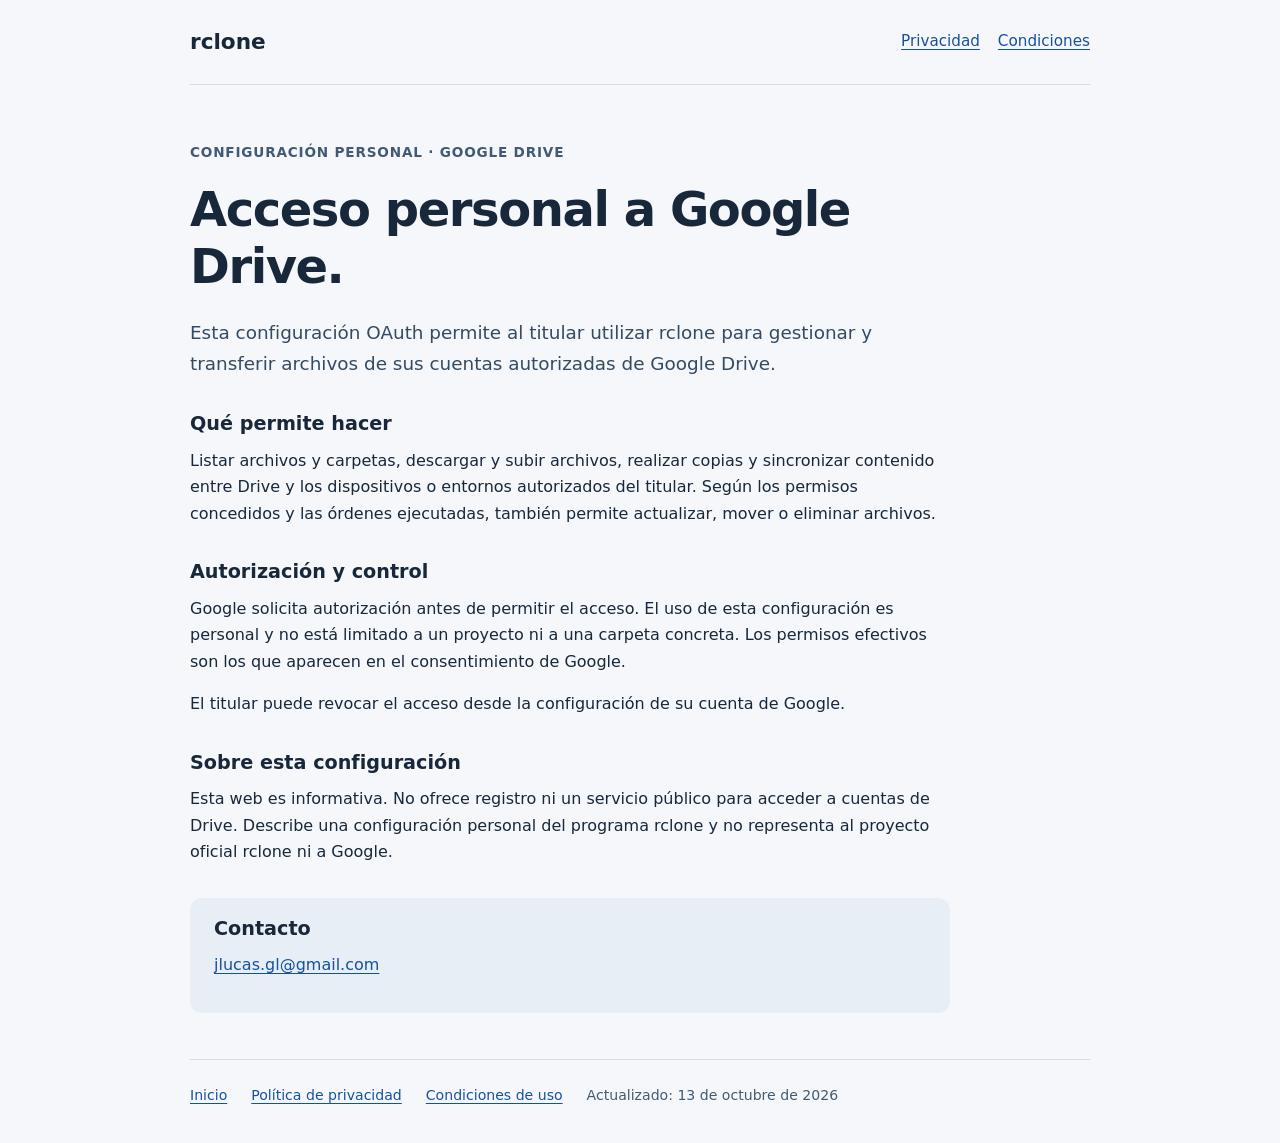
<file: index.html>
<!doctype html>
<html lang="es"><head><meta charset="utf-8"><meta name="viewport" content="width=device-width, initial-scale=1"><meta name="description" content="Información de una configuración personal de rclone para Google Drive."><title>rclone · Google Drive personal</title><link rel="stylesheet" href="styles.css"></head>
<body><header><a class="brand" href="./">rclone</a><nav aria-label="Navegación"><a href="privacy.html">Privacidad</a><a href="terms.html">Condiciones</a></nav></header>
<main><p class="eyebrow">Configuración personal · Google Drive</p><h1>Acceso personal a Google Drive.</h1><p class="lead">Esta configuración OAuth permite al titular utilizar rclone para gestionar y transferir archivos de sus cuentas autorizadas de Google Drive.</p>
<section><h2>Qué permite hacer</h2><p>Listar archivos y carpetas, descargar y subir archivos, realizar copias y sincronizar contenido entre Drive y los dispositivos o entornos autorizados del titular. Según los permisos concedidos y las órdenes ejecutadas, también permite actualizar, mover o eliminar archivos.</p></section>
<section><h2>Autorización y control</h2><p>Google solicita autorización antes de permitir el acceso. El uso de esta configuración es personal y no está limitado a un proyecto ni a una carpeta concreta. Los permisos efectivos son los que aparecen en el consentimiento de Google.</p><p>El titular puede revocar el acceso desde la configuración de su cuenta de Google.</p></section>
<section><h2>Sobre esta configuración</h2><p>Esta web es informativa. No ofrece registro ni un servicio público para acceder a cuentas de Drive. Describe una configuración personal del programa rclone y no representa al proyecto oficial rclone ni a Google.</p></section><section class="contact"><h2>Contacto</h2><p><a href="mailto:jlucas.gl@gmail.com">jlucas.gl@gmail.com</a></p></section></main>
<footer><a href="./">Inicio</a><a href="privacy.html">Política de privacidad</a><a href="terms.html">Condiciones de uso</a><span>Actualizado: 13 de octubre de 2026</span></footer></body></html>
</file>
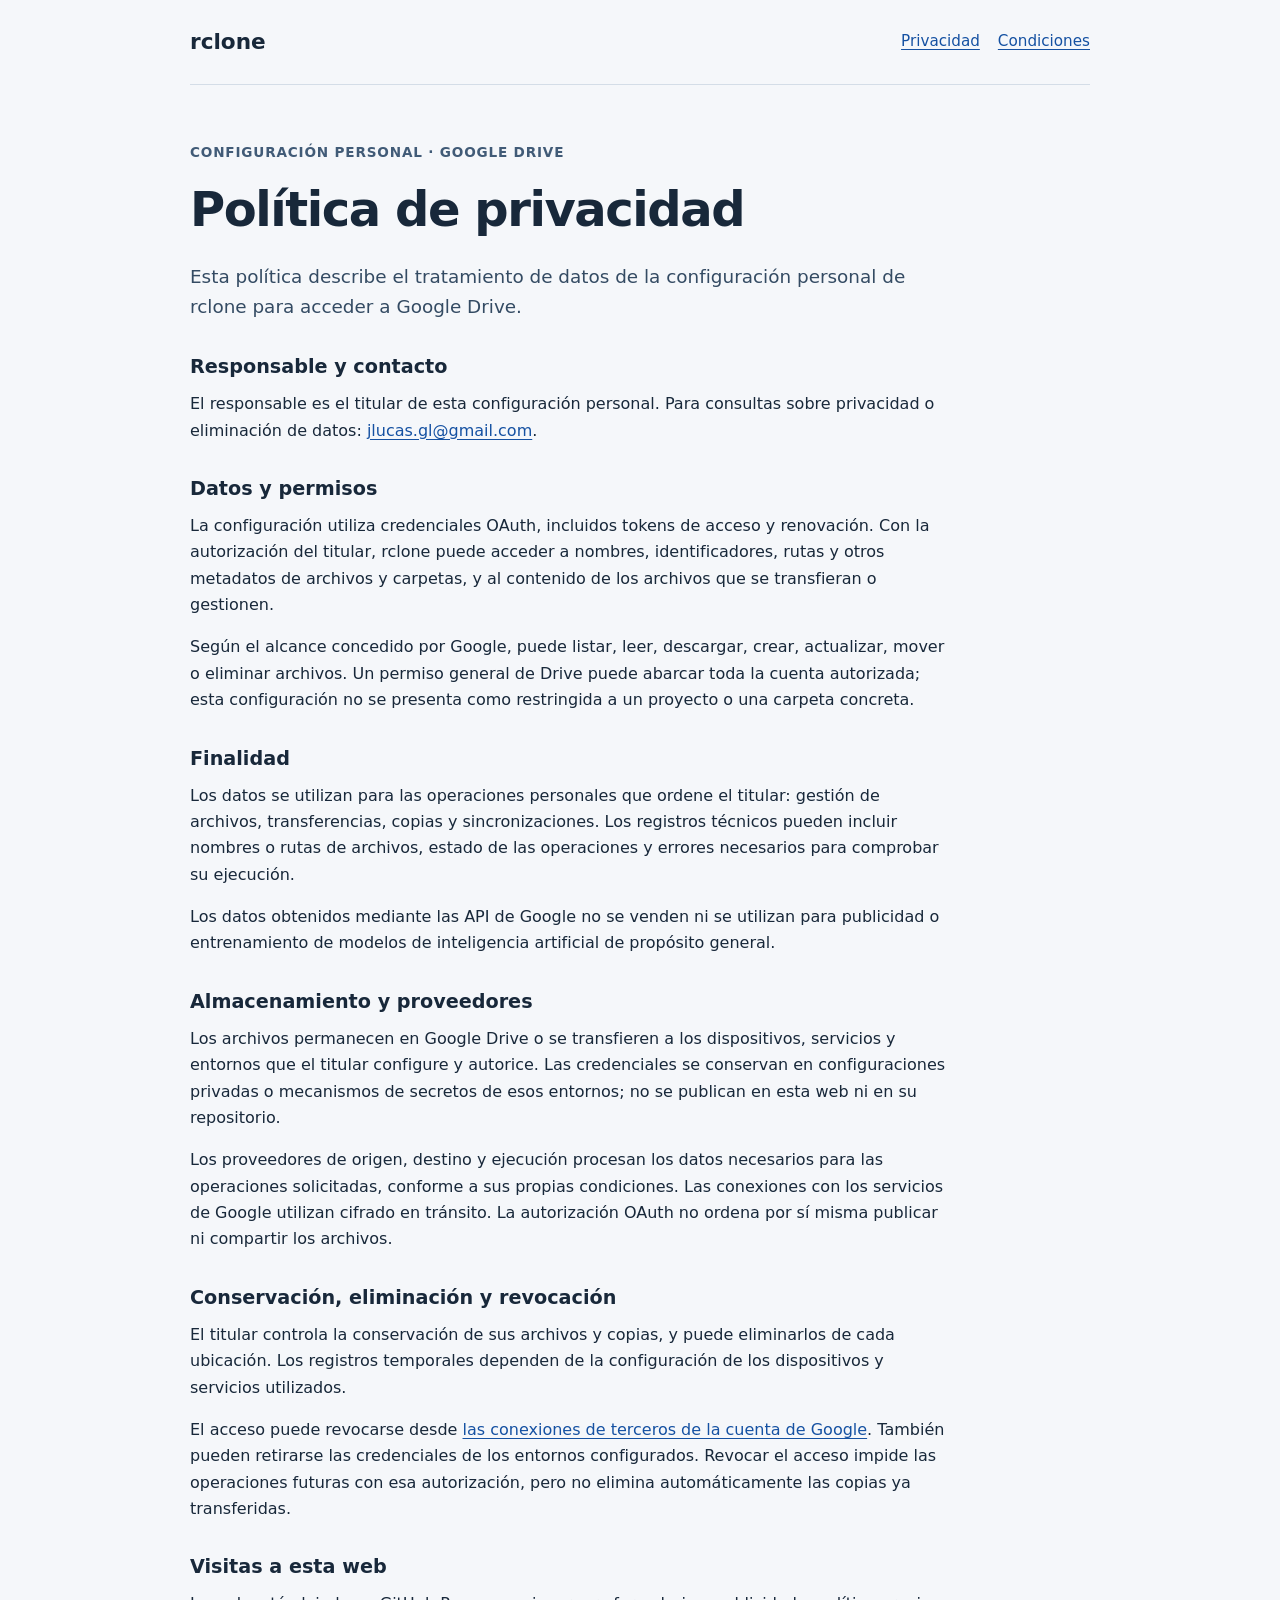
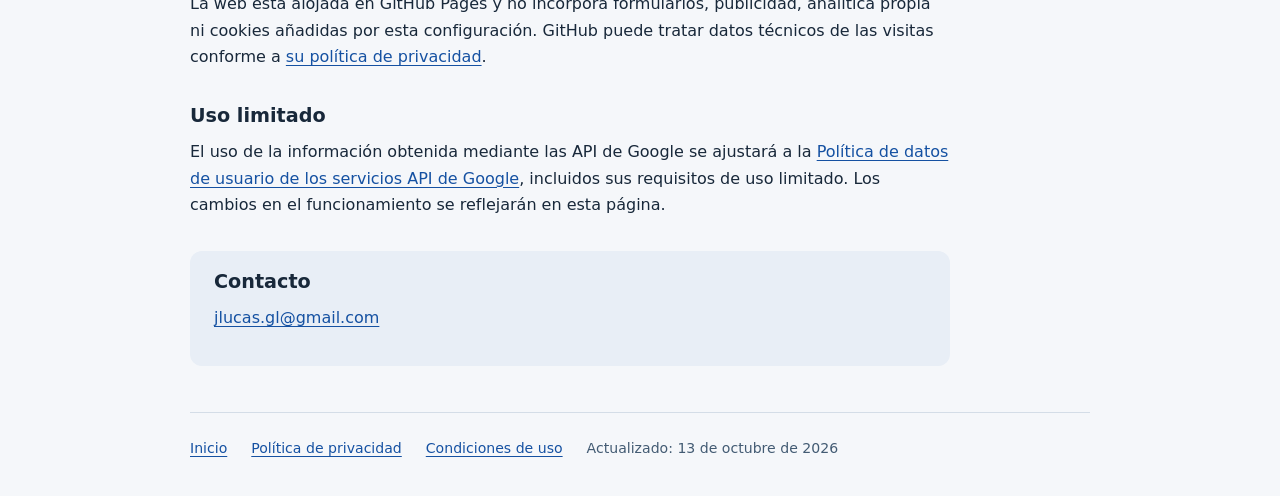
<file: privacy.html>
<!doctype html>
<html lang="es"><head><meta charset="utf-8"><meta name="viewport" content="width=device-width, initial-scale=1"><meta name="description" content="Información de una configuración personal de rclone para Google Drive."><title>Política de privacidad · rclone</title><link rel="stylesheet" href="styles.css"></head>
<body><header><a class="brand" href="./">rclone</a><nav aria-label="Navegación"><a href="privacy.html">Privacidad</a><a href="terms.html">Condiciones</a></nav></header>
<main><p class="eyebrow">Configuración personal · Google Drive</p><h1>Política de privacidad</h1><p class="lead">Esta política describe el tratamiento de datos de la configuración personal de rclone para acceder a Google Drive.</p>
<section><h2>Responsable y contacto</h2><p>El responsable es el titular de esta configuración personal. Para consultas sobre privacidad o eliminación de datos: <a href="mailto:jlucas.gl@gmail.com">jlucas.gl@gmail.com</a>.</p></section>
<section><h2>Datos y permisos</h2><p>La configuración utiliza credenciales OAuth, incluidos tokens de acceso y renovación. Con la autorización del titular, rclone puede acceder a nombres, identificadores, rutas y otros metadatos de archivos y carpetas, y al contenido de los archivos que se transfieran o gestionen.</p><p>Según el alcance concedido por Google, puede listar, leer, descargar, crear, actualizar, mover o eliminar archivos. Un permiso general de Drive puede abarcar toda la cuenta autorizada; esta configuración no se presenta como restringida a un proyecto o una carpeta concreta.</p></section>
<section><h2>Finalidad</h2><p>Los datos se utilizan para las operaciones personales que ordene el titular: gestión de archivos, transferencias, copias y sincronizaciones. Los registros técnicos pueden incluir nombres o rutas de archivos, estado de las operaciones y errores necesarios para comprobar su ejecución.</p><p>Los datos obtenidos mediante las API de Google no se venden ni se utilizan para publicidad o entrenamiento de modelos de inteligencia artificial de propósito general.</p></section>
<section><h2>Almacenamiento y proveedores</h2><p>Los archivos permanecen en Google Drive o se transfieren a los dispositivos, servicios y entornos que el titular configure y autorice. Las credenciales se conservan en configuraciones privadas o mecanismos de secretos de esos entornos; no se publican en esta web ni en su repositorio.</p><p>Los proveedores de origen, destino y ejecución procesan los datos necesarios para las operaciones solicitadas, conforme a sus propias condiciones. Las conexiones con los servicios de Google utilizan cifrado en tránsito. La autorización OAuth no ordena por sí misma publicar ni compartir los archivos.</p></section>
<section><h2>Conservación, eliminación y revocación</h2><p>El titular controla la conservación de sus archivos y copias, y puede eliminarlos de cada ubicación. Los registros temporales dependen de la configuración de los dispositivos y servicios utilizados.</p><p>El acceso puede revocarse desde <a href="https://myaccount.google.com/connections">las conexiones de terceros de la cuenta de Google</a>. También pueden retirarse las credenciales de los entornos configurados. Revocar el acceso impide las operaciones futuras con esa autorización, pero no elimina automáticamente las copias ya transferidas.</p></section>
<section><h2>Visitas a esta web</h2><p>La web está alojada en GitHub Pages y no incorpora formularios, publicidad, analítica propia ni cookies añadidas por esta configuración. GitHub puede tratar datos técnicos de las visitas conforme a <a href="https://docs.github.com/en/site-policy/privacy-policies/github-general-privacy-statement">su política de privacidad</a>.</p></section>
<section><h2>Uso limitado</h2><p>El uso de la información obtenida mediante las API de Google se ajustará a la <a href="https://developers.google.com/terms/api-services-user-data-policy">Política de datos de usuario de los servicios API de Google</a>, incluidos sus requisitos de uso limitado. Los cambios en el funcionamiento se reflejarán en esta página.</p></section><section class="contact"><h2>Contacto</h2><p><a href="mailto:jlucas.gl@gmail.com">jlucas.gl@gmail.com</a></p></section></main>
<footer><a href="./">Inicio</a><a href="privacy.html">Política de privacidad</a><a href="terms.html">Condiciones de uso</a><span>Actualizado: 13 de octubre de 2026</span></footer></body></html>
</file>
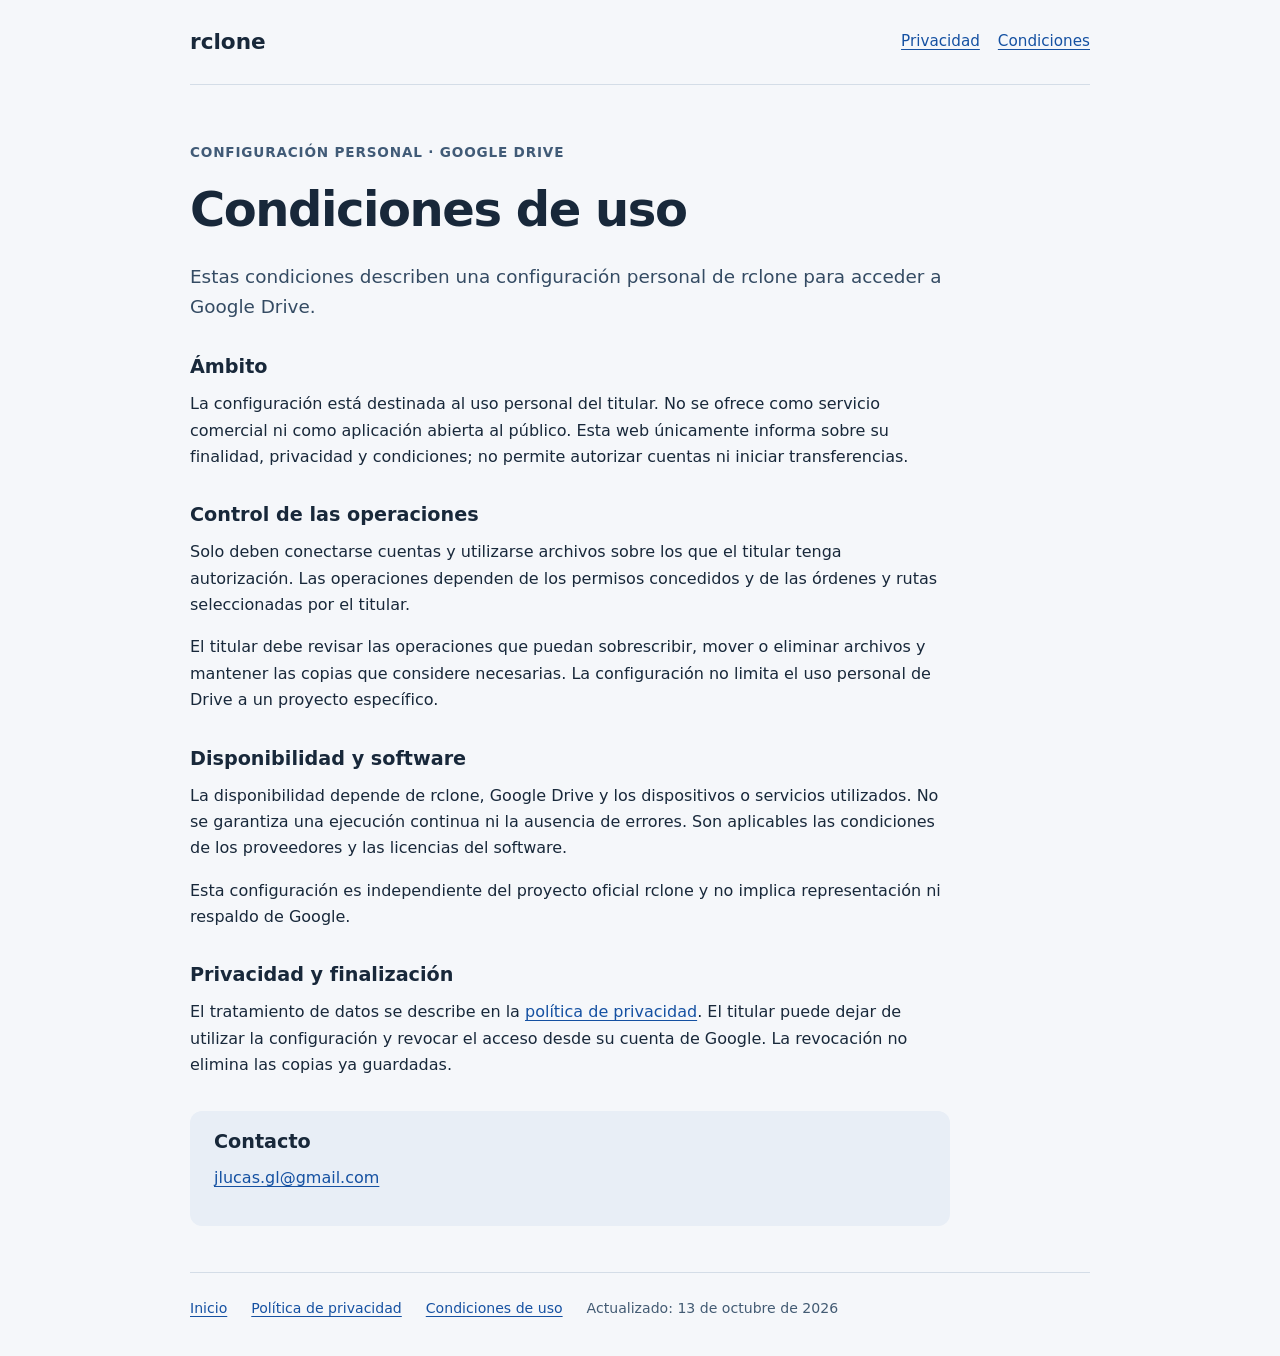
<file: terms.html>
<!doctype html>
<html lang="es"><head><meta charset="utf-8"><meta name="viewport" content="width=device-width, initial-scale=1"><meta name="description" content="Información de una configuración personal de rclone para Google Drive."><title>Condiciones de uso · rclone</title><link rel="stylesheet" href="styles.css"></head>
<body><header><a class="brand" href="./">rclone</a><nav aria-label="Navegación"><a href="privacy.html">Privacidad</a><a href="terms.html">Condiciones</a></nav></header>
<main><p class="eyebrow">Configuración personal · Google Drive</p><h1>Condiciones de uso</h1><p class="lead">Estas condiciones describen una configuración personal de rclone para acceder a Google Drive.</p>
<section><h2>Ámbito</h2><p>La configuración está destinada al uso personal del titular. No se ofrece como servicio comercial ni como aplicación abierta al público. Esta web únicamente informa sobre su finalidad, privacidad y condiciones; no permite autorizar cuentas ni iniciar transferencias.</p></section>
<section><h2>Control de las operaciones</h2><p>Solo deben conectarse cuentas y utilizarse archivos sobre los que el titular tenga autorización. Las operaciones dependen de los permisos concedidos y de las órdenes y rutas seleccionadas por el titular.</p><p>El titular debe revisar las operaciones que puedan sobrescribir, mover o eliminar archivos y mantener las copias que considere necesarias. La configuración no limita el uso personal de Drive a un proyecto específico.</p></section>
<section><h2>Disponibilidad y software</h2><p>La disponibilidad depende de rclone, Google Drive y los dispositivos o servicios utilizados. No se garantiza una ejecución continua ni la ausencia de errores. Son aplicables las condiciones de los proveedores y las licencias del software.</p><p>Esta configuración es independiente del proyecto oficial rclone y no implica representación ni respaldo de Google.</p></section>
<section><h2>Privacidad y finalización</h2><p>El tratamiento de datos se describe en la <a href="privacy.html">política de privacidad</a>. El titular puede dejar de utilizar la configuración y revocar el acceso desde su cuenta de Google. La revocación no elimina las copias ya guardadas.</p></section><section class="contact"><h2>Contacto</h2><p><a href="mailto:jlucas.gl@gmail.com">jlucas.gl@gmail.com</a></p></section></main>
<footer><a href="./">Inicio</a><a href="privacy.html">Política de privacidad</a><a href="terms.html">Condiciones de uso</a><span>Actualizado: 13 de octubre de 2026</span></footer></body></html>
</file>
<file: styles.css>
:root { color-scheme: light; font-family: system-ui, -apple-system, BlinkMacSystemFont, "Segoe UI", sans-serif; color: #18283a; background: #f5f7fa; }
* { box-sizing: border-box; }
body { margin: 0; line-height: 1.65; }
a { color: #1551a2; text-underline-offset: .18em; overflow-wrap: anywhere; }
a:hover { color: #0b3671; }
a:focus-visible { outline: 3px solid #d7890c; outline-offset: 5px; }
header, main, footer { width: min(100% - 40px, 900px); margin-inline: auto; }
header { display: flex; justify-content: space-between; align-items: center; gap: 20px; padding-block: 24px; border-bottom: 1px solid #d4dde7; }
.brand { font-size: 1.35rem; font-weight: 750; text-decoration: none; color: #18283a; }
nav { display: flex; flex-wrap: wrap; gap: 18px; font-size: .95rem; }
nav [aria-current] { font-weight: 700; }
main { padding-block: 46px; }
.eyebrow { font-size: .85rem; letter-spacing: .06em; text-transform: uppercase; color: #415b77; font-weight: 650; }
h1 { font-size: clamp(2rem, 5vw, 3rem); line-height: 1.18; letter-spacing: -.03em; max-width: 780px; margin: 18px 0 24px; }
.lead { font-size: 1.15rem; color: #344b63; max-width: 760px; }
section { max-width: 760px; margin-top: 32px; }
h2 { font-size: 1.2rem; line-height: 1.4; margin-bottom: 10px; }
p { margin-block: 10px 16px; }
.contact { padding: 18px 24px; background: #e8eef6; border-radius: 12px; }
.contact h2 { margin-top: 0; }
footer { display: flex; flex-wrap: wrap; gap: 12px 24px; padding-block: 24px 36px; border-top: 1px solid #d4dde7; font-size: .88rem; color: #435b73; }
@media (max-width: 420px) { header, main, footer { width: calc(100% - 32px); } header { align-items: flex-start; } nav { gap: 8px 14px; } main { padding-block: 30px; } .contact { padding: 16px; } }
</file>
